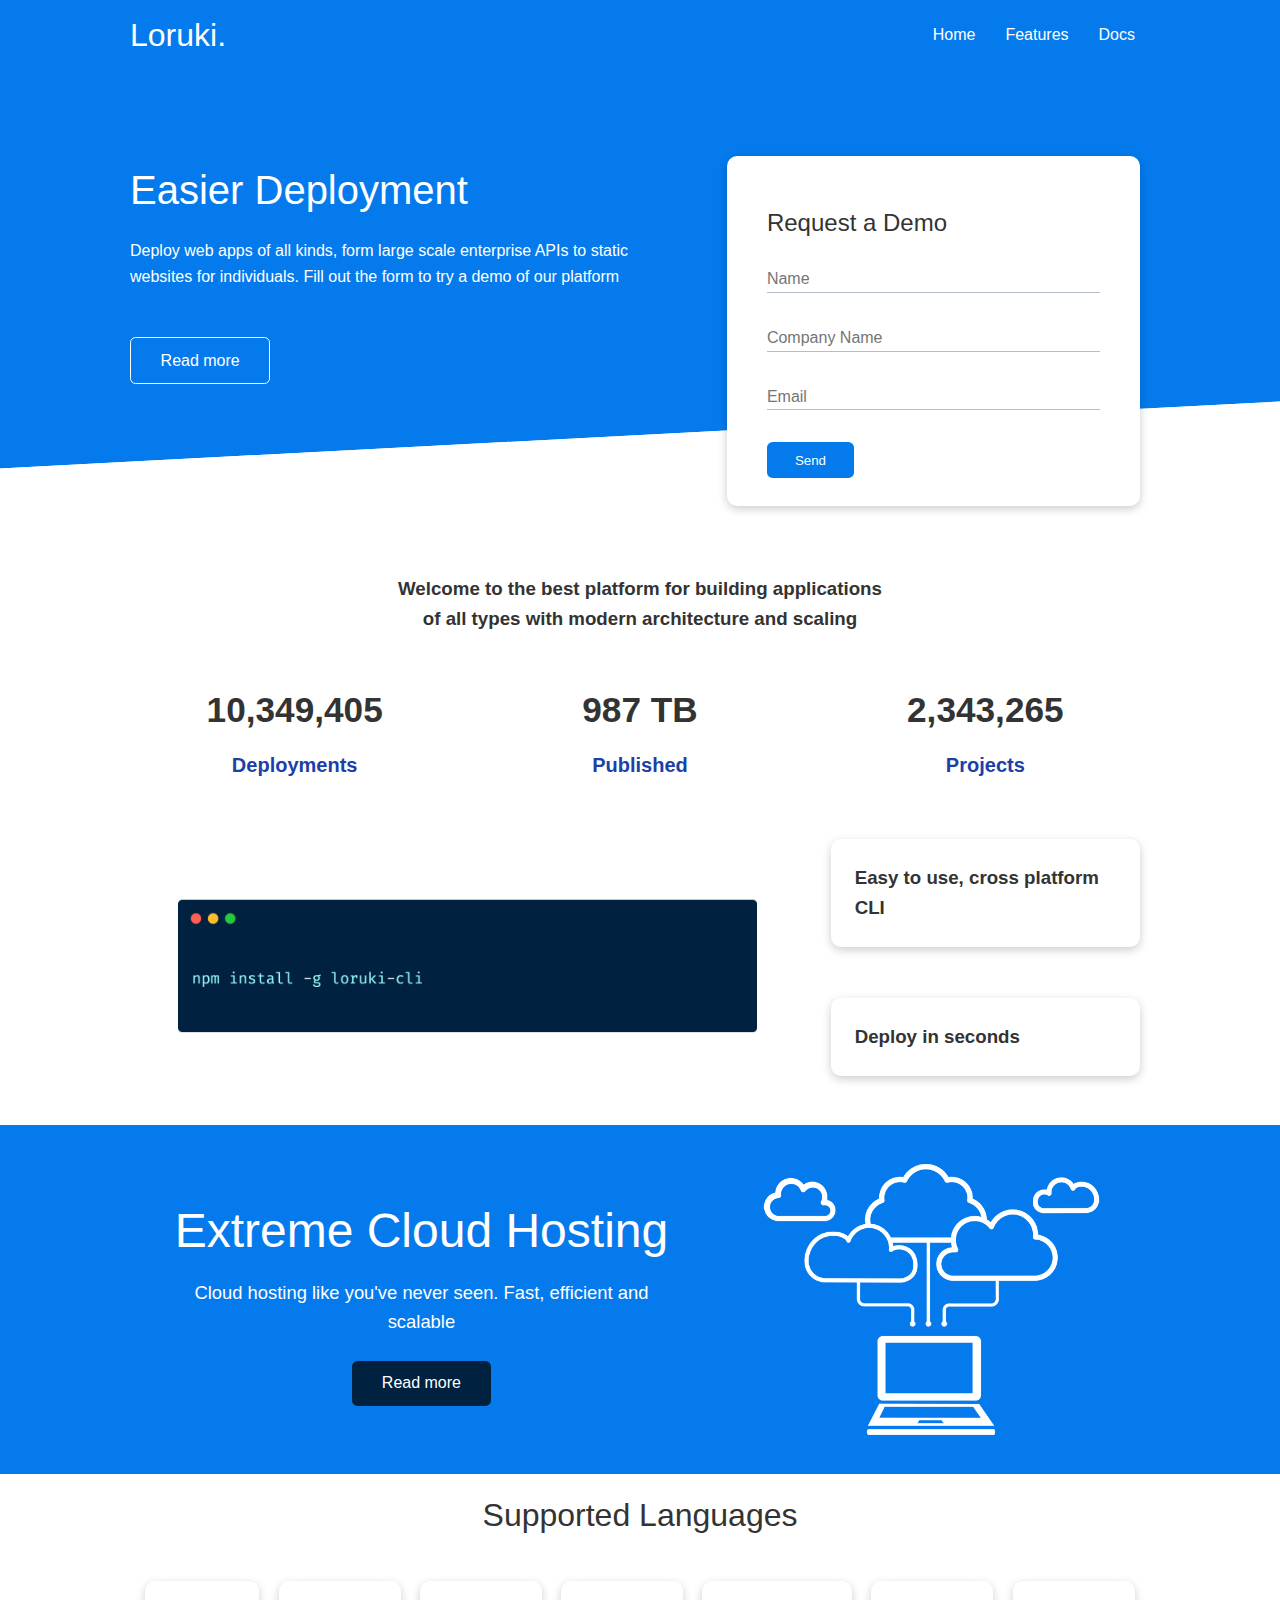
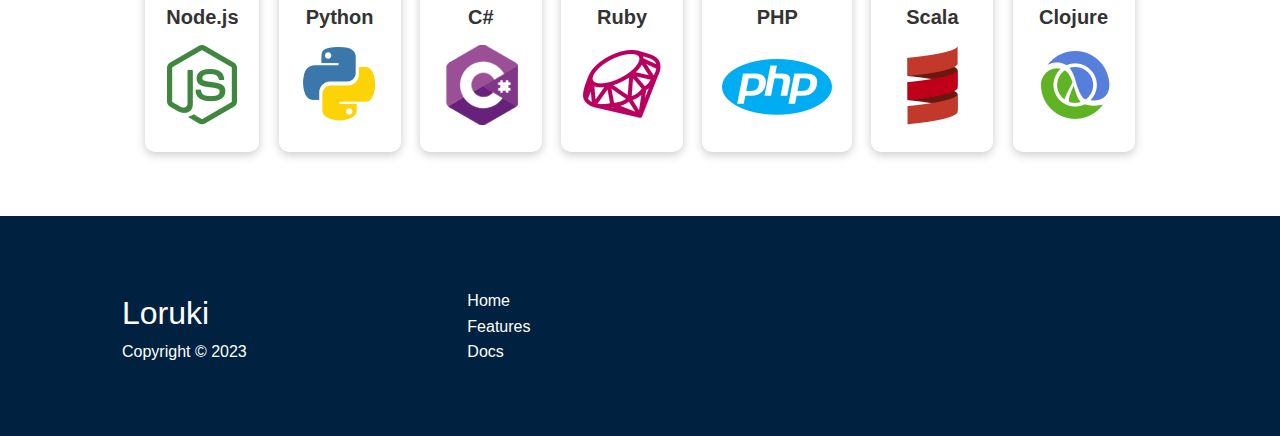
<file: index.html>
<!DOCTYPE html>
<html lang="en">
  <head>
    <meta charset="UTF-8" />
    <title>Loruki | Cloud Hosting For Everyone</title>

    <!-- font awesome icons -->
    <!-- <link rel="stylesheet" href="fontawesome-free-6.1.2-web/css/all.min.css" /> -->
    <link
      rel="stylesheet"
      href="https://cdnjs.cloudflare.com/ajax/libs/font-awesome/5.15.1/css/all.min.css"
      integrity="sha512-+4zCK9k+qNFUR5X+cKL9EIR+ZOhtIloNl9GIKS57V1MyNsYpYcUrUeQc9vNfzsWfV28IaLL3i96P9sdNyeRssA=="
      crossorigin="anonymous"
    />

    <!-- styles -->
    <link rel="stylesheet" href="styles/styles.css" />
  </head>
  <body>
    <!-- Navbar -->
    <div class="navbar">
      <div class="container flex">
        <h1><a href="index.html">Loruki.</a></h1>
        <nav>
          <ul>
            <li><a href="index.html">Home</a></li>
            <li><a href="features.html">Features</a></li>
            <li><a href="docs.html">Docs</a></li>
          </ul>
        </nav>
      </div>
    </div>

    <!-- Showcase -->
    <section class="showcase">
      <div class="container grid">
        <div class="showcase-text">
          <h1>Easier Deployment</h1>
          <p>
            Deploy web apps of all kinds, form large scale enterprise APIs to
            static websites for individuals. Fill out the form to try a demo of
            our platform
          </p>
          <a href="features.html" class="btn btn-light">Read more</a>
        </div>

        <div class="showcase-form card">
          <h2>Request a Demo</h2>
          <form>
            <div class="form-control">
              <input type="text" placeholder="Name" name="name" required />
            </div>
            <div class="form-control">
              <input
                type="text"
                placeholder="Company Name"
                name="company-name"
                required
              />
            </div>
            <div class="form-control">
              <input type="email" placeholder="Email" name="email" required />
            </div>
            <input
              type="submit"
              value="Send"
              class="btn btn-primary form-submit-btn"
            />
          </form>
        </div>
      </div>
    </section>

    <!-- Stats -->
    <section class="stats">
      <div class="container">
        <h3>
          Welcome to the best platform for building applications of all types
          with modern architecture and scaling
        </h3>
        <div class="grid">
          <div>
            <i class="fas fa-server fa-3x"></i>
            <h3>10,349,405</h3>
            <p>Deployments</p>
          </div>
          <div>
            <i class="fas fa-upload fa-3x"></i>
            <h3>987 TB</h3>
            <p>Published</p>
          </div>
          <div>
            <i class="fas fa-project-diagram fa-3x"></i>
            <h3>2,343,265</h3>
            <p>Projects</p>
          </div>
        </div>
      </div>
    </section>

    <!-- Cli -->
    <section class="cli">
      <div class="container grid">
        <img src="images/cli.png" alt="cli" />
        <div class="card">
          <h3>Easy to use, cross platform CLI</h3>
        </div>
        <div class="card">
          <h3>Deploy in seconds</h3>
        </div>
      </div>
    </section>

    <!-- Cloud -->
    <section class="cloud">
      <div class="container grid">
        <div>
          <h2>Extreme Cloud Hosting</h2>
          <p>
            Cloud hosting like you've never seen. Fast, efficient and scalable
          </p>
          <a href="features.html" class="btn btn-dark">Read more</a>
        </div>
        <img src="images/cloud.png" alt="" />
      </div>
    </section>

    <!-- Languages -->
    <section class="languages">
      <h2>Supported Languages</h2>
      <div class="container flex">
        <div class="card">
          <h4>Node.js</h4>
          <img src="images/logos/node.png" alt="node.js" />
        </div>
        <div class="card">
          <h4>Python</h4>
          <img src="images/logos/python.png" alt="python" />
        </div>
        <div class="card">
          <h4>C#</h4>
          <img src="images/logos/csharp.png" alt="csharp" />
        </div>
        <div class="card">
          <h4>Ruby</h4>
          <img src="images/logos/ruby.png" alt="ruby" />
        </div>
        <div class="card">
          <h4>PHP</h4>
          <img src="images/logos/php.png" alt="php" />
        </div>
        <div class="card">
          <h4>Scala</h4>
          <img src="images/logos/scala.png" alt="scala" />
        </div>
        <div class="card">
          <h4>Clojure</h4>
          <img src="images/logos/clojure.png" alt="clojure" />
        </div>
      </div>
    </section>

    <!-- Footer -->
    <footer class="footer">
      <div class="container grid">
        <div>
          <h1>Loruki</h1>
          <p>Copyright &copy; 2023</p>
        </div>
        <nav>
          <ul>
            <li><a href="index.html">Home</a></li>
            <li><a href="features.html">Features</a></li>
            <li><a href="docs.html">Docs</a></li>
          </ul>
        </nav>
        <div class="social">
          <a href="#"><i class="fab fa-github fa-2x"></i></a>
          <a href="#"><i class="fab fa-facebook fa-2x"></i></a>
          <a href="#"><i class="fab fa-instagram fa-2x"></i></a>
          <a href="#"><i class="fab fa-twitter fa-2x"></i></a>
        </div>
      </div>
    </footer>
  </body>
</html>
</file>
<file: styles/styles.css>
* {
    margin: 0;
    padding: 0;
    box-sizing: border-box;
}

body {
    font-family: 'Lato', sans-serif;
    color: #333;
    line-height: 1.6;
}

h1, h2 {
    font-weight: normal;
}

ul {
    list-style-type: none;
}

a {
    text-decoration: none;
    color: #333;
}

code, 
pre {
    background-color: #333;
    color: #fff;
    padding: 10px;
    margin: 0.7rem 0;
}

.navbar {
    background-color: #047aed;
    color: #fff;
    height: 70px;
    padding-top: 0.6rem;
    text-align: center;
}

.flex {
    display: flex;
    align-items: center;
}

.navbar ul {
    display: flex;
}

.navbar .flex {
    justify-content: space-between;
}

.navbar a {
    color: #fff;
}

.navbar nav a {
    margin: 0 5px;
    padding: 10px;

}

.navbar nav a:hover {
    border-bottom: 2px solid #fff;
}

/* utilities */

.container {
    padding: 0 2.5rem;
    max-width: 1100px;
    margin: 0 auto;
    /* overflow: auto; */
}

.grid {
    display: grid;
    grid-template-columns: repeat(2, 1fr);
    align-items: center;
}

.card {
    background-color: #fff;
    color: #333;
    border-radius: 10px;
    box-shadow: 0 3px 10px rgba(0, 0, 0, 0.2);
    padding: 1.5rem;
    margin: 10px;
}

.btn {
    padding: 0.6rem 1.85rem;
    border-radius: 0.35rem;
    border: none;
    cursor: pointer;
    display: inline-block;
}

.btn:hover {
    transform: scale(0.97);
}

.btn-light {
    border: 1px solid #fff;
}

.btn-primary {
    background-color: #047aed;
    color: #fff;
}

.btn-dark {
    background-color: #002240;
    color: #fff;
}

.text-primary {
    color: #047aed;
}

/* Showcase */
.showcase {
    background-color: #047aed;
    color: #fff;
    height: 400px;
    position: relative;
    padding-top: 1rem;
}

.showcase .grid {
    grid-template-columns: 55% auto;
    overflow: visible;
}

.showcase-text {
    animation: slideInFromLeft 1s ease-in;
}

.showcase-text h1 {
    font-size: 2.5rem;
}

.showcase-text p {
    margin: 1rem 0 2rem;
}

.showcase-text a {
    margin-top: 1rem;
    color: #fff;
}

.showcase-form {
    position: relative;
    top: 60px;
    color: #333;
    padding: 3rem 2.5rem 2.5rem;
    width: 90%;
    height: 350px;
    justify-self: flex-end;
    z-index: 10;
    animation: slideInFromRight 1s ease-in;
}

.showcase-form h2 {
    font-weight: normal;
    margin-bottom: 1.5rem;
}

.form-control {
    margin-bottom: 2rem;
}

.form-control a {
    background-color: #047aed;
    z-index: 1;
}

.form-control input {
    font: inherit;
    outline: none;
    border: 0;
    border-bottom: 1px solid #b4becb;
    width: 100%;
}

.form-submit-btn {
    padding: 0.65rem 1.75rem;
    outline: none;
    border: none;
}

.showcase::before, 
.showcase::after {
    content: '';
    position: absolute;
    height: 100px;
    bottom: -65px;
    right: 0;
    left: 0;
    background: #fff;
    transform: skewY(-3deg);
    -webkit-transform: skewY(-3deg);
    -moz-transform: skewY(-3deg);
    -ms-transform: skewY(-3deg);
}

/* Stats */
.stats {
    /* position: relative; */
    /* top: 6.5rem; */
    margin-top: 6.5rem;
    text-align: center;
    animation: slideInFromBottom 1s ease-in;
}

.stats .container > *:first-child {
    max-width: 31rem;
    width: 95%;
    margin: 0 auto;
}

.stats .grid {
    gap: 1rem;
    grid-template-columns: repeat(3, 1fr);
    margin-top: 3rem;
}

.stats .grid h3 {
    font-size: 2.2rem;
}

.stats .grid p {
    font-weight: bold;
    font-size: 1.25rem;
    color: #1c3fa8;
    margin-top: 0.7rem;
}

/* Cli */
.cli {
    margin-top: 3rem;
}

.cli .grid {
    grid-template-columns: repeat(3, 1fr);
    grid-template-rows: repeat(2, 1fr);
    gap: 1rem;
}

.cli img {
    width: 100%;
    grid-column: 1/span 2;
    grid-row: 1/span 2;
}

/* Cloud */
.cloud {
    background-color: #047aed;
    padding: 1.5rem;
    margin-top: 1.5rem;
    color: #fff;
}

.cloud .container {
    text-align: center;
}

.cloud .grid {
    grid-template-columns: 4fr 3fr;
}

.cloud h2 {
    font-size: 3rem;
    font-weight: normal;
}

.cloud p {
    font-size: 1.15rem;
    width: 85%;
    margin: 0.5rem auto 1.5rem;
}

.cloud img {
    width: 100%;
}

/* Languages */
.languages {
    text-align: center;
    padding: 1rem 0 2rem;
}

.languages h2 {
    font-weight: normal;
    font-size: 2rem;
}

.languages .container {
    margin-top: 1.5rem;
    flex-wrap: wrap;
    text-align: center;
    justify-content: center;
}

.languages .card {
    padding: 1.25rem;
    transition: transform 0.2s ease-in;
    margin: 1rem 0.6rem 2rem;
}

.languages .card:hover {
    transform: translateY(-1rem);
}

.languages .card h4 {
    font-size: 1.25rem;
    margin-bottom: 0.75rem;
}

/* Footer */
.footer {
    background-color: #002240;
    color: #fff;
}

.footer .container {
    height: 220px;
    padding: 3rem 2rem;
    grid-template-columns: repeat(3, 1fr);
    justify-content: space-between;
    align-items: center;
}

.footer a {
    color: #fff;
}

.footer i {
    margin: 0 0.75rem;
}



/* FEATURES */
.features-head {
    background-color: #047aed;
    color: #fff;
    height: 16.5rem;
    padding: 2rem;
}

.features-head h1 {
    font-size: 4rem;
}

.features-head p {
    font-size: 1.25rem;
}

.features-head img {
    width: 12.5rem;
    justify-self: flex-end;
}

.features-sub-head {
    padding: 2rem;
    background-color: #f4f4f4;
}

.features-sub-head h1 {
    font-size: 2rem;
}

.features-sub-head img {
    max-width: 19rem;
    width: 100%;
    justify-self: flex-end;
}

.features-main {
    margin: 1rem 0;
}

.features-main .grid  {
    grid-template-columns: repeat(3, 1fr);    
    column-gap: 1rem;
    padding: 1.75rem;
}

.features-main .grid i {
    margin-right: 1rem;
}

.features-main .flex {
    padding: 2.5rem 1.5rem;
}

.features-main .grid > *:first-child {
    grid-column: 1 / span 3;
}

.features-main .grid > *:nth-child(2){
    grid-column: 1 / span 2;
}

/* Docs */
.docs-main .grid {
    grid-template-columns: 1fr 2fr;
    align-items: flex-start;
    padding: 3rem 2rem;
    gap: 1rem;
}

.docs-main .grid > *:first-child {
    background-color: #f4f4f4;
    padding: 2rem 2rem;
}

.docs-main .grid > *:first-child h3 {
    margin: 1rem 0;
}

.docs-main .grid > *:first-child li {
    font-size: 1.05rem;
    border-bottom: 1px solid #ccc;
    padding: .35rem 0;
}

.alert-success {
    background-color: #5cb85c;
    padding: 0.5rem 1.25rem;
    margin: 1rem 0;
    font-weight: bold;
    color: #fff;
}

.alert-success i {
    margin-right: 0.8rem;
}

.docs-main h3 {
    margin: 1.6rem 0;
}

.lorem-space {
    margin-bottom: 1.5rem;
}

.docs-main a:hover {
    font-weight: bold;
}

/* Animation */
@keyframes slideInFromLeft {
    0% {
        transform: translateX(-100%);
    }

    100% {
        transform: translateX(0);
    }
}

@keyframes slideInFromRight {
    0% {
        transform: translateX(100%);
    }

    100% {
        transform: translateX(0);
    }
}

@keyframes slideInFromTop {
    0% {
        transform: translateY(-100%);
    }

    100% {
        transform: translateY(0);
    }
}

@keyframes slideInFromBottom {
    0% {
        transform: translateY(100%);
    }

    100% {
        transform: translateY(0);
    }
}

/* Tablets and Under */
@media (max-width: 768px) {
    .grid, 
    .showcase .grid, 
    .stats .grid,
    .cloud .grid,
    .cli .grid,
    .features-head .grid, 
    .features-sub-head .grid,
    .features-main .grid,  
    .docs-main .grid,
    .footer .grid {
        grid-template-columns: 1fr;
        grid-template-rows: 1fr;
    }

    .showcase {
        height: auto;
    }

    .showcase-text {
        margin-top: 1.75rem;
        text-align: center;
        animation: slideInFromTop 1s ease-in;
    }

    .showcase-text p {
        margin-bottom: 0.5rem;
    }

    .showcase-form {
        margin: auto;
        animation: slideInFromBottom 1s ease-in;
        justify-self: center;
        width: 400px;
    }

    .cli .grid > *:first-child{
        grid-column: 1;
        grid-row: 1;
    }

    .cloud p {
        width: 100%;
    }

    .cloud img {
        justify-self: center;
        /* width: 600px; */
        margin-top: 1.5rem;
    }

    .languages .grid {
        text-align: center;
    }

    .footer .container {
        height: auto;
    }

    .footer .grid nav {
        margin: 2rem 0;
    }

    /* features */
    .features-head {
        text-align: center;
        height: auto;
    }

    .features-head img {
        justify-self: center;
        margin-top: 2rem;
    }

    .features-sub-head {
        text-align: center;
    }

    .features-sub-head img {
        margin-top: 1.25rem;
        justify-self: center;
    }

    .features-main .grid {
        grid-template-columns: 1fr;
    }

    .features-main .grid > *:first-child {
        grid-column: 1;
    }

    .features-main .grid > *:nth-child(2) {
        grid-column: 1;
    }
}

/* mobile */
@media (max-width: 500px) {
    .navbar {
        height: auto;
    }
    .navbar .flex {
        flex-direction: column;
    }

    .navbar .flex nav {
        background-color: rgba(0, 0, 0, 0.1);
        padding: 0.65rem;
        margin-top: 0.5rem;
    }
}
</file>
